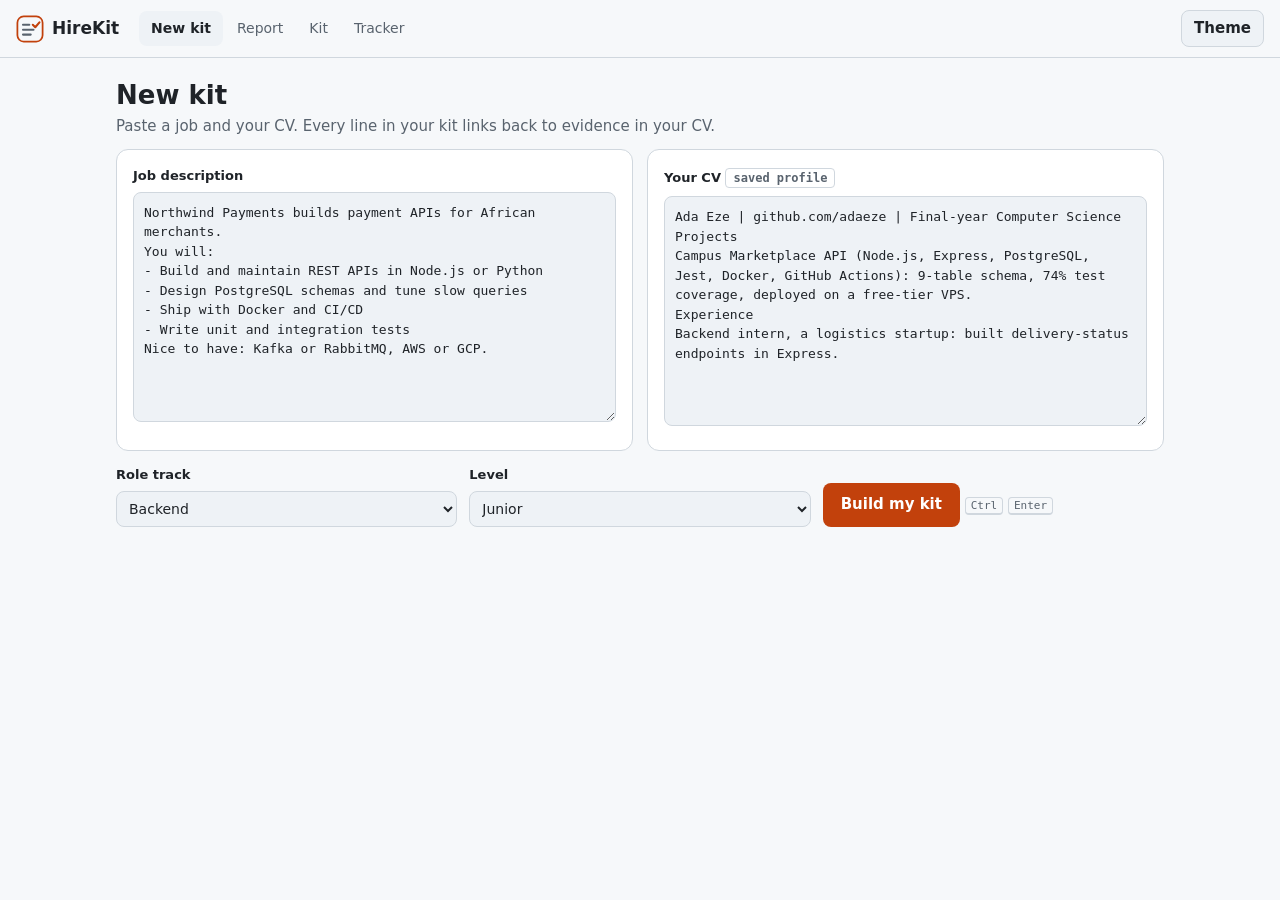
<file: mockup/index.html>
<!doctype html>
<html lang="en"><head><meta charset="utf-8"><meta name="viewport" content="width=device-width,initial-scale=1">
<title>HireKit prototype</title>
<script>
/* ===== EDIT SAMPLE CONTENT HERE. Every screen renders from this one object. ===== */
window.SAMPLE={
 job:{title:"Junior Backend Engineer",company:"Northwind Payments",track:"Backend",level:"Junior",
  text:"Northwind Payments builds payment APIs for African merchants.\nYou will:\n- Build and maintain REST APIs in Node.js or Python\n- Design PostgreSQL schemas and tune slow queries\n- Ship with Docker and CI/CD\n- Write unit and integration tests\nNice to have: Kafka or RabbitMQ, AWS or GCP."},
 cv:"Ada Eze | github.com/adaeze | Final-year Computer Science\nProjects\nCampus Marketplace API (Node.js, Express, PostgreSQL, Jest, Docker, GitHub Actions): 9-table schema, 74% test coverage, deployed on a free-tier VPS.\nExperience\nBackend intern, a logistics startup: built delivery-status endpoints in Express.",
 score:78,keywords:{found:["Node.js","REST","PostgreSQL","Docker","CI/CD","Jest","Express","Git","GitHub Actions"],missing:["Kafka","AWS","GCP"]},
 summary:"Good fit. Your marketplace API covers most must-haves. Query tuning and message queues are the gaps that matter.",
 reqs:[
  {t:"Build REST APIs in Node.js or Python",s:"pass",must:1,ev:["proj_1","exp_1"]},
  {t:"PostgreSQL schema design and query tuning",s:"partial",must:1,ev:["proj_1"],note:"Schema design shown. No evidence of tuning."},
  {t:"Docker and CI/CD",s:"pass",must:1,ev:["proj_1"]},
  {t:"Unit and integration tests",s:"pass",must:1,ev:["proj_1"]},
  {t:"Message queues (Kafka, RabbitMQ)",s:"fail",must:0,ev:[]},
  {t:"Cloud (AWS or GCP)",s:"partial",must:0,ev:["proj_1"],note:"Free-tier VPS, not a major cloud."}],
 lint:[["pass","Single column, text-extractable links"],["pass","GitHub link found in header"],["partial","2 bullets have no numbers (add real ones)"]],
 bullets:[
  {before:"Built a backend for a campus marketplace using Node and Postgres.",after:"Built a REST API (Node.js, Express) over a 9-table PostgreSQL schema for a campus marketplace; shipped with Docker and GitHub Actions at 74% Jest coverage.",ev:["proj_1"]},
  {before:"Made delivery endpoints at internship.",after:"Built delivery-status REST endpoints in Express during a backend internship at a logistics startup.",ev:["exp_1"],need:"How many requests or users did these endpoints serve? Add a real number, or leave it out."}],
 needs:[{q:"The job asks for query tuning. Did you add an index or read an EXPLAIN plan on the marketplace project?",rel:"PostgreSQL schema design and query tuning"}],
 letter:"Dear Northwind Payments team,\n\nI am a final-year Computer Science student who builds backends end to end. For my Campus Marketplace API I designed a 9-table PostgreSQL schema, wrote the REST layer in Express, and put it behind Docker and GitHub Actions with 74% Jest coverage.\n\nAt a logistics startup I built delivery-status endpoints in Express, so I have shipped code for people other than me. I have not yet run a message queue in production; I am building a small RabbitMQ worker to close that gap.\n\nI would welcome the chance to talk about the Junior Backend Engineer role.\n\nAda Eze",
 outreach:"Hi, I applied for the Junior Backend Engineer role. I built a REST API on PostgreSQL with Docker and CI (github.com/adaeze/marketplace-api). Happy to walk through the schema if useful.",
 interview:[
  {q:"Walk me through the schema of your marketplace project.",why:"You list PostgreSQL, so expect depth.",out:["Name the 9 tables and the key relations","Explain one index you added and why","State one design change you would make now"],ev:["proj_1"]},
  {q:"How did your CI pipeline catch bugs?",why:"CI/CD is a must-have.",out:["What ran on each push","One failure it caught","What you would add next"],ev:["proj_1"]},
  {q:"What is a message queue and when would you use one?",why:"Gap. Be honest and show learning.",out:["Decouple producer and consumer","Retry and ordering trade-offs","Your RabbitMQ worker plan"],ev:[]}],
 gaps:[{r:"Message queues",say:"Currently building a RabbitMQ worker project.",act:"Build a job-queue demo with retries and dead-letter handling",eff:"8 hours"},
  {r:"Query tuning",say:"Add only if true after answering the question above.",act:"Seed 100k rows, add an index, compare EXPLAIN output, write it up in the README",eff:"3 hours"}],
 tracker:{Saved:[{r:"Frontend Intern",c:"Orbit Labs",s:64}],Applied:[{r:"Junior Backend Engineer",c:"Northwind Payments",s:78,d:"Closes Nov 20"}],Interview:[{r:"QA Automation Intern",c:"Helix Systems",s:71,d:"Round 1 Nov 12"}],Closed:[{r:"Platform Engineer",c:"Lattice Cloud",s:41}]}
};
</script>
<style>
:root,[data-theme=dark]{--bg:#0B0F14;--s1:#121820;--s2:#1A222D;--s3:#222C3A;--bd:#263140;--tx:#E6EDF3;--mu:#8B98A9;--ac:#FF7A1A;--acf:#1A0E02;--fc:#58A6FF;--pass:#3FB950;--part:#D29922;--fail:#F85149;--add:rgba(63,185,80,.14);--del:rgba(248,81,73,.14);--pbg:rgba(210,153,34,.14);color-scheme:dark}
[data-theme=light]{--bg:#F6F8FA;--s1:#fff;--s2:#EEF2F6;--s3:#E3E9F0;--bd:#D0D7DE;--tx:#1F2328;--mu:#59636E;--ac:#C2410C;--acf:#fff;--fc:#0969DA;--pass:#1A7F37;--part:#9A6700;--fail:#CF222E;--add:rgba(26,127,55,.12);--del:rgba(207,34,46,.10);--pbg:rgba(154,103,0,.12);color-scheme:light}
*{box-sizing:border-box}body{margin:0;background:var(--bg);color:var(--tx);font:15px/1.55 Inter,system-ui,-apple-system,"Segoe UI",sans-serif}
.mono,code,pre,.chip,kbd{font-family:"JetBrains Mono",ui-monospace,"SF Mono",Menlo,Consolas,monospace}
header{position:sticky;top:0;z-index:5;background:var(--bg);border-bottom:1px solid var(--bd);display:flex;gap:8px;align-items:center;padding:10px 16px;flex-wrap:wrap}
.logo{display:flex;align-items:center;gap:8px;font-weight:700;font-size:17px;margin-right:12px}
nav{display:flex;gap:2px;flex:1;flex-wrap:wrap}
nav button,.tabs button{font:inherit;font-size:14px;background:none;border:0;color:var(--mu);padding:7px 12px;border-radius:8px;cursor:pointer}
nav button[aria-current=page],.tabs button[aria-selected=true]{background:var(--s2);color:var(--tx);font-weight:600}
button:focus-visible,textarea:focus-visible,select:focus-visible{outline:2px solid var(--fc);outline-offset:2px}
main{max-width:1080px;margin:0 auto;padding:22px 16px 60px}
h1{font-size:26px;line-height:1.2;margin:0 0 4px}h2{font-size:17px;margin:26px 0 10px}p{margin:0 0 10px}.mu{color:var(--mu)}
.card{background:var(--s1);border:1px solid var(--bd);border-radius:12px;padding:16px}
.grid2{display:grid;gap:14px;grid-template-columns:1fr}@media(min-width:820px){.grid2{grid-template-columns:1fr 1fr}}
label{display:block;font-weight:600;font-size:13px;margin-bottom:6px}
textarea,select{width:100%;background:var(--s2);color:var(--tx);border:1px solid var(--bd);border-radius:8px;padding:10px;font:13px/1.5 "JetBrains Mono",ui-monospace,Menlo,Consolas,monospace}
textarea{min-height:230px;resize:vertical}select{font-family:inherit;font-size:14px;padding:8px}
.row{display:flex;gap:12px;flex-wrap:wrap;align-items:end;margin-top:14px}.row>div{flex:1;min-width:140px}
.btn{font:inherit;font-weight:600;background:var(--ac);color:var(--acf);border:0;border-radius:8px;padding:10px 18px;cursor:pointer}
.btn:hover{filter:brightness(1.08)}.btn.ghost{background:var(--s2);color:var(--tx);border:1px solid var(--bd)}
kbd{font-size:11px;border:1px solid var(--bd);border-bottom-width:2px;border-radius:4px;padding:1px 5px;color:var(--mu)}
.chip{display:inline-block;font-size:12px;border:1px solid var(--bd);border-radius:4px;padding:0 7px;color:var(--mu);margin:2px 4px 2px 0}.chip.miss{border-style:dashed}
.cov{display:flex;gap:3px;margin:10px 0}.cov i{flex:1;height:22px;border-radius:3px;background:var(--s3)}.cov i.on{background:var(--ac)}
.big{font-size:44px;font-weight:700;line-height:1}.badge{font-size:13px;font-weight:600;border-radius:999px;padding:1px 10px;white-space:nowrap}
.b-pass{color:var(--pass);background:var(--add)}.b-partial{color:var(--part);background:var(--pbg)}.b-fail{color:var(--fail);background:var(--del)}
.req{display:grid;grid-template-columns:96px 1fr;gap:4px 12px;padding:11px 0;border-bottom:1px solid var(--bd)}.req .badge{align-self:start;justify-self:start;margin-top:2px}.req .note{grid-column:2;font-size:13px;color:var(--mu)}
.diff{font:13px/1.6 "JetBrains Mono",ui-monospace,Menlo,Consolas,monospace;border:1px solid var(--bd);border-radius:8px;overflow:hidden;margin:10px 0}
.diff div{padding:6px 12px 6px 30px;position:relative;white-space:pre-wrap}.diff .d{background:var(--del)}.diff .a{background:var(--add)}
.diff .d:before{content:"-";position:absolute;left:12px;color:var(--fail)}.diff .a:before{content:"+";position:absolute;left:12px;color:var(--pass)}
.need{border:1px dashed var(--part);background:var(--pbg);border-radius:8px;padding:10px 12px;margin:8px 0;font-size:14px}
.tabs{display:flex;gap:2px;border-bottom:1px solid var(--bd);margin:16px 0;flex-wrap:wrap}
.doc{background:var(--s1);border:1px solid var(--bd);border-radius:12px;padding:22px 26px;white-space:pre-wrap;line-height:1.65;max-width:70ch}
.kan{display:grid;gap:12px;grid-template-columns:repeat(auto-fit,minmax(200px,1fr))}.kan h3{font-size:13px;color:var(--mu);margin:0 0 8px;font-weight:600}
.k{background:var(--s1);border:1px solid var(--bd);border-radius:8px;padding:10px 12px;margin-bottom:8px;font-size:14px}.k b{display:block}
.stage{display:flex;gap:10px;padding:8px 0;align-items:center}.stage .dot{width:14px;height:14px;border-radius:50%;border:2px solid var(--bd)}.stage.done .dot{background:var(--pass);border-color:var(--pass)}.stage.run .dot{border-color:var(--ac);animation:p 1s infinite}
@keyframes p{50%{opacity:.35}}@media(prefers-reduced-motion:reduce){.stage.run .dot{animation:none}}
[hidden]{display:none}
</style></head><body>
<header><div class="logo"><svg width="28" height="28" viewBox="0 0 40 40" aria-hidden="true"><rect x="2" y="2" width="36" height="36" rx="9" fill="none" stroke="var(--ac)" stroke-width="2.5"/><path d="M10 14h9M10 21h15M10 28h11" stroke="var(--mu)" stroke-width="3" stroke-linecap="round"/><path d="M24 14l3.5 3.5 6-7" fill="none" stroke="var(--ac)" stroke-width="3" stroke-linecap="round" stroke-linejoin="round"/></svg>HireKit</div>
<nav id="nav"></nav><button class="btn ghost" id="theme" style="padding:6px 12px">Theme</button></header>
<main id="app"></main>
<script>
const S=window.SAMPLE,$=s=>document.querySelector(s),ev=a=>a.map(x=>`<span class="chip">${x}</span>`).join("");
const lab={pass:"✔ Pass",partial:"◐ Partial",fail:"✖ Fail"};
const must=S.reqs.filter(r=>r.must);
const screens={
new:()=>`<h1>New kit</h1><p class="mu">Paste a job and your CV. Every line in your kit links back to evidence in your CV.</p>
<div class="grid2"><div class="card"><label for="j">Job description</label><textarea id="j">${S.job.text}</textarea></div>
<div class="card"><label for="c">Your CV <span class="chip">saved profile</span></label><textarea id="c">${S.cv}</textarea></div></div>
<div class="row"><div><label for="t">Role track</label><select id="t"><option>${S.job.track}</option><option>Frontend</option><option>Full-stack</option><option>Data and ML</option><option>DevOps and SRE</option></select></div>
<div><label for="l">Level</label><select id="l"><option>${S.job.level}</option><option>Intern</option><option>Mid</option><option>Senior</option></select></div>
<div><button class="btn" id="build">Build my kit</button> <kbd>Ctrl</kbd> <kbd>Enter</kbd></div></div>`,
progress:()=>{const st=["Reading your CV","Reading the job","Matching requirements","Writing your kit","Checking every claim against your CV"];
 return `<h1>Building your kit</h1><p class="mu">${S.job.title}, ${S.job.company}</p><div class="card" id="st">${st.map((s,i)=>`<div class="stage" data-i="${i}"><span class="dot"></span>${s}</div>`).join("")}</div><p><button class="btn ghost" id="cancel">Cancel</button></p>`},
report:()=>`<h1>${S.job.title}</h1><p class="mu">${S.job.company}. Track: ${S.job.track}. Level: ${S.job.level}.</p>
<div class="card"><div style="display:flex;gap:18px;align-items:baseline;flex-wrap:wrap"><span class="big">${S.score}%</span><span class="mu">requirement coverage</span></div>
<div class="cov" role="img" aria-label="${S.score} percent coverage">${Array.from({length:20},(_,i)=>`<i class="${i<Math.round(S.score/5)?"on":""}"></i>`).join("")}</div><p style="margin:0">${S.summary}</p></div>
<h2>Requirement tests</h2><div class="card" style="padding:4px 16px">${S.reqs.map(r=>`<div class="req"><span class="badge b-${r.s}">${lab[r.s]}</span><div>${r.t}${r.must?"":' <span class="mu">(nice to have)</span>'}<br>${r.ev.length?ev(r.ev):'<span class="chip miss">no evidence yet</span>'}</div>${r.note?`<div class="note">${r.note}</div>`:""}</div>`).join("")}</div>
<div class="grid2"><div><h2>Keywords</h2><div class="card">${S.keywords.found.map(k=>`<span class="chip" style="color:var(--pass)">${k}</span>`).join("")}${S.keywords.missing.map(k=>`<span class="chip miss">${k}</span>`).join("")}<p class="mu" style="margin:8px 0 0;font-size:13px">Dashed means not in your CV. Add only what is true.</p></div></div>
<div><h2>Resume lint</h2><div class="card">${S.lint.map(l=>`<div><span class="badge b-${l[0]}">${l[0]=="pass"?"✔":"◐"}</span> ${l[1]}</div>`).join("")}</div></div></div>`,
kit:(sub="r")=>`<h1>Your kit</h1><div class="tabs" id="kt">${[["r","Resume diff"],["l","Cover letter"],["o","Outreach"],["i","Interview prep"],["g","Gap plan"]].map(([k,n])=>`<button role="tab" data-k="${k}" aria-selected="${k==sub}">${n}</button>`).join("")}</div><div id="kc">${kit[sub]()}</div>`,
tracker:()=>`<h1>Tracker</h1><p class="mu">Your applications, saved in your Anna account.</p><div class="kan">${Object.entries(S.tracker).map(([c,a])=>`<div><h3>${c} (${a.length})</h3>${a.map(x=>`<div class="k"><b>${x.r}</b>${x.c}<br><span class="chip">fit ${x.s}%</span>${x.d?`<span class="mu" style="font-size:12px">${x.d}</span>`:""}</div>`).join("")}</div>`).join("")}</div>`};
const kit={r:()=>`<p class="mu">Red is your original line. Green is the tailored line. Each links to evidence in your CV.</p>${S.bullets.map(b=>`<div class="diff"><div class="d">${b.before}</div><div class="a">${b.after}</div></div>${ev(b.ev)}${b.need?`<div class="need">${b.need}</div>`:""}`).join("")}<h2>Needs your input</h2>${S.needs.map(n=>`<div class="need"><b>${n.q}</b><br><span class="mu">Relates to: ${n.rel}</span><p style="margin:8px 0 0"><button class="btn">Update kit</button></p></div>`).join("")}`,
l:()=>`<div class="doc">${S.letter}</div><p style="margin-top:12px"><button class="btn">Copy letter</button> <button class="btn ghost">Export all as Markdown</button></p>`,
o:()=>`<div class="doc">${S.outreach}</div><p style="margin-top:12px"><button class="btn">Copy message</button></p>`,
i:()=>S.interview.map(x=>`<div class="card" style="margin-bottom:10px"><b>${x.q}</b><p class="mu" style="margin:2px 0 8px">${x.why}</p><ul style="margin:0 0 6px;padding-left:20px">${x.out.map(o=>`<li>${o}</li>`).join("")}</ul>${x.ev.length?ev(x.ev):'<span class="chip miss">no evidence yet</span>'}</div>`).join(""),
g:()=>S.gaps.map(x=>`<div class="card" style="margin-bottom:10px"><b>${x.r}</b><p style="margin:6px 0">Honest phrasing: <span class="mono" style="font-size:13px">${x.say}</span></p><p style="margin:0">Next step: ${x.act} <span class="chip">${x.eff}</span></p></div>`).join("")};
let cur="new";const names={new:"New kit",report:"Report",kit:"Kit",tracker:"Tracker"};
function go(s){cur=s;$("#app").innerHTML=screens[s]();$("#nav").innerHTML=Object.entries(names).map(([k,n])=>`<button ${k==s||(s=="progress"&&k=="new")?'aria-current="page"':""} data-s="${k}">${n}</button>`).join("");
 if(s=="new")$("#build").onclick=()=>go("progress");
 if(s=="progress"){let i=0;const rows=[...document.querySelectorAll(".stage")],t=setInterval(()=>{rows.forEach((r,j)=>{r.className="stage"+(j<i?" done":j==i?" run":"")});if(i++>rows.length){clearInterval(t);go("report")}},650);$("#cancel").onclick=()=>{clearInterval(t);go("new")}}
 if(s=="kit"){$("#kt").onclick=e=>{const b=e.target.closest("button");if(!b)return;document.querySelectorAll("#kt button").forEach(x=>x.setAttribute("aria-selected",x==b));$("#kc").innerHTML=kit[b.dataset.k]()}}}
$("#nav").onclick=e=>{const b=e.target.closest("button");if(b)go(b.dataset.s)};
$("#theme").onclick=()=>{const r=document.documentElement;r.dataset.theme=r.dataset.theme=="dark"?"light":"dark"};
document.documentElement.dataset.theme=matchMedia("(prefers-color-scheme: light)").matches?"light":"dark";
addEventListener("keydown",e=>{if(cur=="new"&&e.ctrlKey&&e.key=="Enter")go("progress")});go("new");
</script></body></html>
</file>
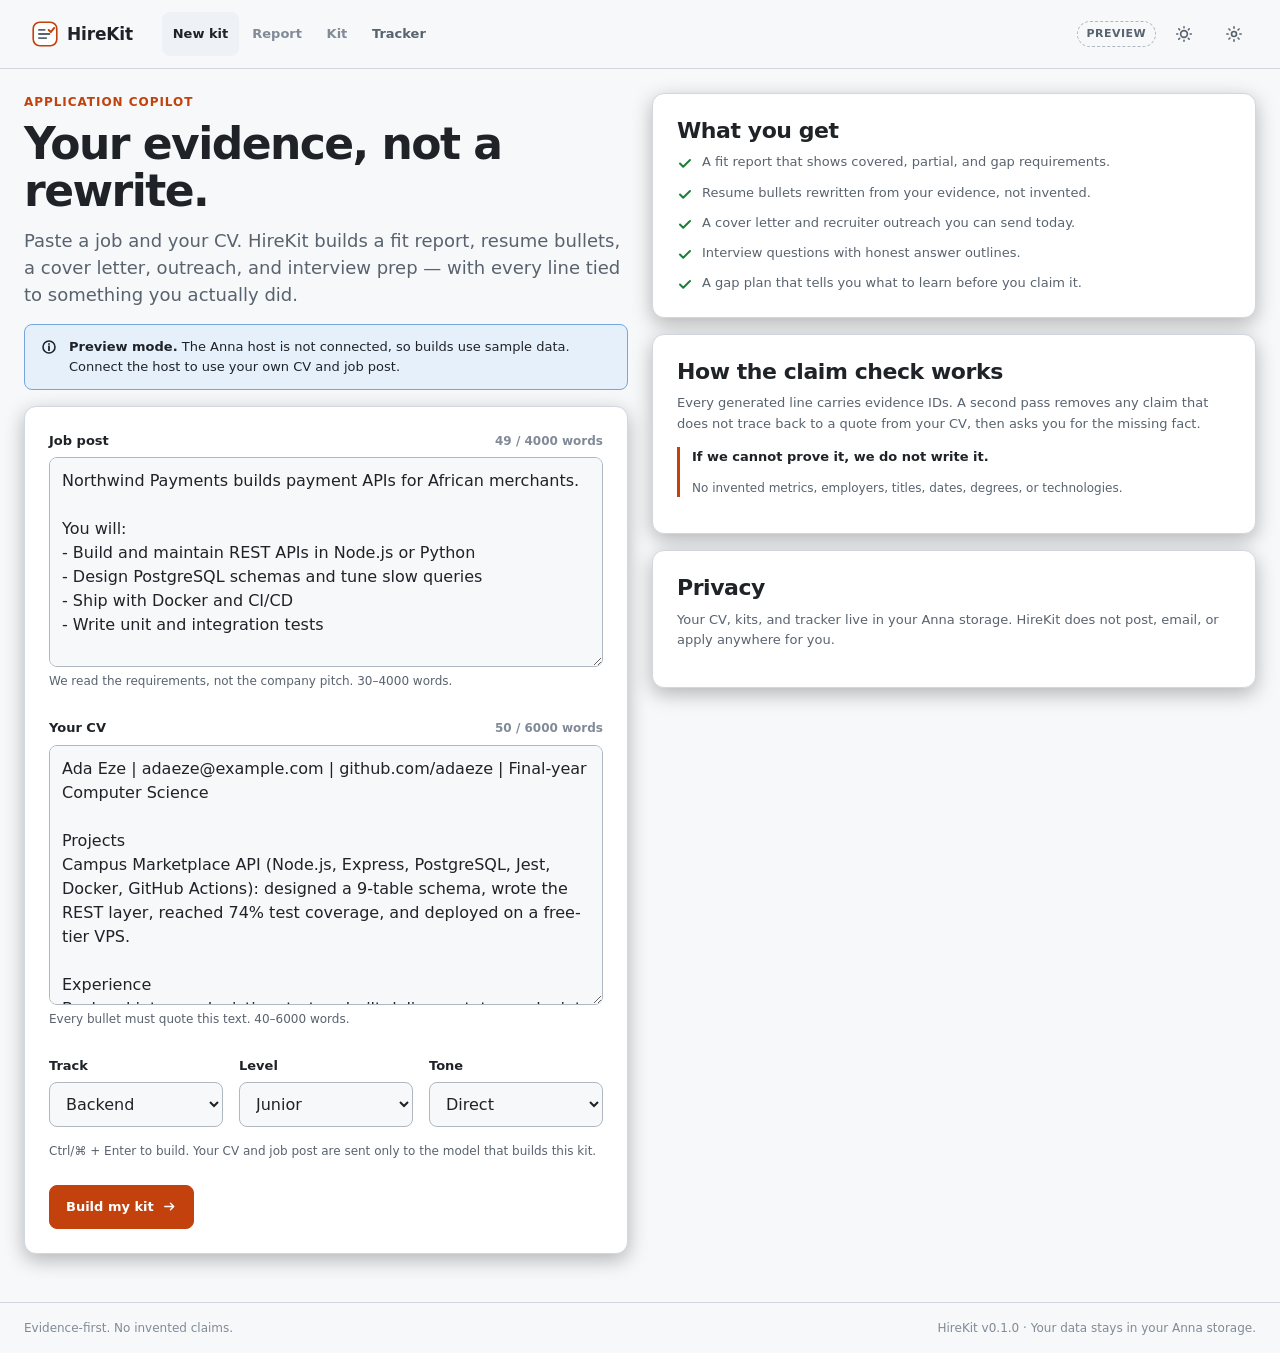
<file: app/bundle/index.html>
<!DOCTYPE html>
<html lang="en">
  <head>
    <meta charset="utf-8" />
    <meta name="color-scheme" content="dark light" />
    <meta name="description" content="HireKit builds an evidence-backed application kit from your CV and a job post." />
    <meta name="theme-color" content="#0b0f14" media="(prefers-color-scheme: dark)" />
    <meta name="theme-color" content="#f6f8fa" media="(prefers-color-scheme: light)" />
    <meta property="og:type" content="website" />
    <meta property="og:title" content="HireKit — Evidence-backed application kits" />
    <meta property="og:description" content="Paste a job and your CV. Get a fit report, tailored bullets, a cover letter, outreach, interview prep, and a gap plan — with every claim traceable to your CV." />
    <meta property="og:image" content="./social-preview.png" />
    <meta name="twitter:card" content="summary_large_image" />
    <meta name="twitter:title" content="HireKit — Evidence-backed application kits" />
    <meta name="twitter:description" content="Paste a job and your CV. Get an honest application kit you can defend in an interview." />
    <meta name="twitter:image" content="./social-preview.png" />
    <title>HireKit — Evidence-backed application kits</title>
    <link rel="icon" href="./icon.svg" type="image/svg+xml" />
    <link rel="apple-touch-icon" href="./icon-192.png" />
    <link rel="manifest" href="./site.webmanifest" />
    <link rel="stylesheet" href="./tokens.css" />
    <link rel="stylesheet" href="./styles.css" />
    <script src="./anna-tool-ids.js"></script>
    <script src="./app.js" type="module"></script>
  </head>
  <body>
    <a class="hk-skip-link" href="#main">Skip to main content</a>
    <div id="app">
      <div class="hk-boot">
        <div class="hk-boot-inner">
          <p class="hk-eyebrow">HireKit</p>
          <h1>Your evidence, not a rewrite.</h1>
          <p class="hk-muted">Loading your workspace…</p>
          <div class="hk-boot-bar" aria-hidden="true"><span></span></div>
        </div>
      </div>
    </div>
    <noscript>
      <div class="hk-boot">
        <div class="hk-boot-inner">
          <h1>HireKit needs JavaScript</h1>
          <p class="hk-muted">Turn on JavaScript to build an evidence-backed application kit.</p>
        </div>
      </div>
    </noscript>
  </body>
</html>
</file>
<file: app/bundle/tokens.css>
/* HireKit design tokens. Single source of truth for the real UI. Dark is the default; light follows prefers-color-scheme or [data-theme=light]. */
:root,[data-theme="dark"]{
  --hk-bg:#0B0F14; --hk-s1:#121820; --hk-s2:#1A222D; --hk-s3:#222C3A; --hk-border:#263140; --hk-border-strong:#3A4A5F;
  --hk-text:#E6EDF3; --hk-muted:#8B98A9; --hk-faint:#5F6C7D;
  --hk-accent:#FF7A1A; --hk-accent-hover:#FF8F3F; --hk-accent-fg:#1A0E02; --hk-focus:#58A6FF;
  --hk-pass:#3FB950; --hk-partial:#D29922; --hk-fail:#F85149; --hk-info:#58A6FF;
  --hk-add-bg:rgba(63,185,80,.14); --hk-del-bg:rgba(248,81,73,.14); --hk-partial-bg:rgba(210,153,34,.14);
  color-scheme:dark;
}
@media (prefers-color-scheme:light){:root:not([data-theme="dark"]){
  --hk-bg:#F6F8FA; --hk-s1:#FFFFFF; --hk-s2:#EEF2F6; --hk-s3:#E3E9F0; --hk-border:#D0D7DE; --hk-border-strong:#AFB8C1;
  --hk-text:#1F2328; --hk-muted:#59636E; --hk-faint:#818B98;
  --hk-accent:#C2410C; --hk-accent-hover:#9A3412; --hk-accent-fg:#FFFFFF; --hk-focus:#0969DA;
  --hk-pass:#1A7F37; --hk-partial:#9A6700; --hk-fail:#CF222E; --hk-info:#0969DA;
  --hk-add-bg:rgba(26,127,55,.12); --hk-del-bg:rgba(207,34,46,.10); --hk-partial-bg:rgba(154,103,0,.12); color-scheme:light;}}
[data-theme="light"]{
  --hk-bg:#F6F8FA; --hk-s1:#FFFFFF; --hk-s2:#EEF2F6; --hk-s3:#E3E9F0; --hk-border:#D0D7DE; --hk-border-strong:#AFB8C1;
  --hk-text:#1F2328; --hk-muted:#59636E; --hk-faint:#818B98;
  --hk-accent:#C2410C; --hk-accent-hover:#9A3412; --hk-accent-fg:#FFFFFF; --hk-focus:#0969DA;
  --hk-pass:#1A7F37; --hk-partial:#9A6700; --hk-fail:#CF222E; --hk-info:#0969DA;
  --hk-add-bg:rgba(26,127,55,.12); --hk-del-bg:rgba(207,34,46,.10); --hk-partial-bg:rgba(154,103,0,.12); color-scheme:light;
}
:root{
  --hk-font-sans:"Inter",system-ui,-apple-system,"Segoe UI",Roboto,sans-serif;
  --hk-font-mono:"JetBrains Mono",ui-monospace,"SF Mono",Menlo,Consolas,monospace;
  --hk-text-xs:12px; --hk-text-sm:13px; --hk-text-base:15px; --hk-text-lg:18px; --hk-text-xl:22px; --hk-text-2xl:30px;
  --hk-space-1:4px; --hk-space-2:8px; --hk-space-3:12px; --hk-space-4:16px; --hk-space-5:24px; --hk-space-6:32px; --hk-space-7:48px;
  --hk-radius-sm:4px; --hk-radius-md:8px; --hk-radius-lg:12px;
  --hk-ring:0 0 0 1px var(--hk-border); --hk-raise:0 1px 0 rgba(255,255,255,.04) inset,0 6px 20px rgba(0,0,0,.28);
  --hk-ease:cubic-bezier(.2,0,0,1); --hk-fast:120ms; --hk-base:200ms;
}
</file>
<file: app/bundle/styles.css>
*,
*::before,
*::after {
  box-sizing: border-box;
}

html,
body {
  margin: 0;
  min-height: 100%;
}

body {
  background: var(--hk-bg);
  color: var(--hk-text);
  font-family: var(--hk-font-sans);
  font-size: clamp(15px, 0.88rem + 0.42vw, 16px);
  line-height: 1.55;
  -webkit-font-smoothing: antialiased;
  -webkit-tap-highlight-color: transparent;
  overflow-wrap: anywhere;
}

button,
input,
textarea,
select {
  font: inherit;
  color: inherit;
}

button {
  cursor: pointer;
}

a {
  color: var(--hk-info);
}

:focus-visible {
  outline: 2px solid var(--hk-focus);
  outline-offset: 2px;
}

.hk-skip-link {
  position: fixed;
  z-index: 80;
  top: max(0.5rem, env(safe-area-inset-top));
  left: max(0.75rem, env(safe-area-inset-left));
  transform: translateY(calc(-250% - 1rem));
  transition: transform 150ms var(--hk-ease);
  background: var(--hk-bg);
  color: var(--hk-text);
  border: 2px solid var(--hk-accent);
  border-radius: var(--hk-radius-md);
  padding: 0.75rem 1rem;
  text-decoration: none;
  font-weight: 700;
  max-width: calc(100vw - 1.5rem);
}

.hk-skip-link:focus-visible {
  transform: translateY(0);
}

.hk-sr-only {
  position: absolute;
  width: 1px;
  height: 1px;
  padding: 0;
  margin: -1px;
  overflow: hidden;
  clip: rect(0, 0, 0, 0);
  white-space: nowrap;
  border: 0;
}

.hk-app {
  min-height: 100vh;
  min-height: 100dvh;
  display: flex;
  flex-direction: column;
}

img {
  max-width: 100%;
  height: auto;
}

.hk-header {
  position: sticky;
  top: 0;
  z-index: 20;
  padding-top: env(safe-area-inset-top);
  background: color-mix(in srgb, var(--hk-bg) 92%, transparent);
  border-bottom: 1px solid var(--hk-border);
  backdrop-filter: blur(10px);
}

.hk-header-inner {
  width: min(1440px, 100%);
  margin: 0 auto;
  padding: clamp(0.625rem, 1.25vw, 0.75rem) clamp(1rem, 2vw, 1.5rem);
  display: flex;
  flex-wrap: wrap;
  align-items: center;
  gap: clamp(0.375rem, 1vw, 1rem);
}

.hk-brand {
  display: inline-flex;
  align-items: center;
  gap: 9px;
  border: 0;
  background: none;
  padding: 4px 8px;
  min-width: 44px;
  min-height: 44px;
  justify-content: center;
  border-radius: var(--hk-radius-md);
  font-weight: 750;
  letter-spacing: -0.01em;
  font-size: 17px;
  color: var(--hk-text);
}

.hk-mark {
  width: 26px;
  height: 26px;
  flex: none;
}

.hk-nav {
  display: flex;
  align-items: center;
  gap: 2px;
  margin-left: clamp(0rem, 1vw, 0.5rem);
  min-width: 0;
  max-width: 100%;
  flex-wrap: nowrap;
  overflow-x: auto;
  scrollbar-width: none;
  scroll-padding: 0 0.5rem;
}

.hk-nav::-webkit-scrollbar {
  display: none;
}

.hk-nav-btn {
  border: 0;
  background: transparent;
  color: var(--hk-muted);
  padding: 9px 11px;
  border-radius: var(--hk-radius-md);
  font-size: var(--hk-text-sm);
  font-weight: 600;
  white-space: nowrap;
  min-width: 44px;
  min-height: 44px;
  position: relative;
}

.hk-nav-btn:hover {
  color: var(--hk-text);
  background: var(--hk-s1);
}

.hk-nav-btn[aria-current="page"] {
  color: var(--hk-text);
  background: var(--hk-s2);
}

.hk-nav-btn[disabled] {
  color: var(--hk-faint);
  cursor: not-allowed;
}

.hk-nav-count {
  display: inline-grid;
  place-items: center;
  min-width: 17px;
  height: 17px;
  margin-left: 5px;
  padding: 0 4px;
  border-radius: 99px;
  background: var(--hk-partial);
  color: #160f00;
  font-size: 10px;
  font-weight: 800;
}

.hk-header-actions {
  display: flex;
  align-items: center;
  gap: clamp(0.25rem, 0.8vw, 0.375rem);
  margin-left: auto;
  min-width: 0;
}

.hk-preview {
  display: inline-flex;
  align-items: center;
  gap: 6px;
  border: 1px dashed var(--hk-border-strong);
  border-radius: 99px;
  padding: 3px 9px;
  color: var(--hk-muted);
  font-size: 11px;
  font-weight: 700;
  letter-spacing: 0.04em;
  text-transform: uppercase;
  white-space: nowrap;
}

.hk-icon-btn {
  width: 44px;
  height: 44px;
  display: inline-grid;
  place-items: center;
  border: 1px solid transparent;
  background: transparent;
  color: var(--hk-muted);
  border-radius: var(--hk-radius-md);
}

.hk-icon-btn:hover {
  color: var(--hk-text);
  background: var(--hk-s1);
  border-color: var(--hk-border);
}

.hk-main {
  width: min(1440px, 100%);
  margin: 0 auto;
  padding: clamp(1rem, 2vw, 1.5rem) clamp(0.75rem, 2vw, 1.5rem)
           clamp(2rem, 4vw, 3rem);
  flex: 1;
}

.hk-screen {
  animation: hk-in var(--hk-base) var(--hk-ease);
}

@keyframes hk-in {
  from {
    opacity: 0;
    transform: translateY(4px);
  }
  to {
    opacity: 1;
    transform: none;
  }
}

.hk-hero {
  display: grid;
  grid-template-columns: repeat(auto-fit, minmax(min(100%, 22rem), 1fr));
  gap: clamp(1rem, 3vw, 1.5rem);
  align-items: start;
}

.hk-eyebrow {
  color: var(--hk-accent);
  font-size: var(--hk-text-xs);
  font-weight: 800;
  letter-spacing: 0.08em;
  text-transform: uppercase;
  margin: 0 0 var(--hk-space-2);
}

h1,
h2,
h3,
h4,
p {
  margin-top: 0;
}

h1 {
  font-size: clamp(28px, 4.2vw, 44px);
  line-height: 1.08;
  letter-spacing: -0.035em;
  margin-bottom: var(--hk-space-3);
  font-weight: 800;
}

h2 {
  font-size: var(--hk-text-xl);
  line-height: 1.2;
  letter-spacing: -0.02em;
  margin-bottom: var(--hk-space-2);
  font-weight: 750;
}

h3 {
  font-size: var(--hk-text-lg);
  line-height: 1.3;
  margin-bottom: var(--hk-space-2);
  font-weight: 700;
}

h4 {
  font-size: var(--hk-text-sm);
  line-height: 1.4;
  margin-bottom: var(--hk-space-1);
  font-weight: 700;
}

.hk-lede {
  color: var(--hk-muted);
  font-size: var(--hk-text-lg);
  line-height: 1.5;
  max-width: 62ch;
  margin-bottom: var(--hk-space-4);
}

.hk-muted {
  color: var(--hk-muted);
}

.hk-faint {
  color: var(--hk-faint);
}

.hk-small {
  font-size: var(--hk-text-sm);
}

.hk-tiny {
  font-size: var(--hk-text-xs);
}

.hk-mono {
  font-family: var(--hk-font-mono);
}

.hk-card {
  background: var(--hk-s1);
  border: 1px solid var(--hk-border);
  border-radius: var(--hk-radius-lg);
  box-shadow: var(--hk-raise);
}

.hk-card-pad {
  padding: clamp(1rem, 2vw, 1.5rem);
}

.hk-card-head {
  display: flex;
  align-items: flex-start;
  justify-content: space-between;
  flex-wrap: wrap;
  gap: var(--hk-space-3);
  margin-bottom: var(--hk-space-4);
}

.hk-card-head h2,
.hk-card-head h3 {
  margin-bottom: 2px;
}

.hk-grid-2 {
  display: grid;
  grid-template-columns: repeat(auto-fit, minmax(min(100%, 20rem), 1fr));
  gap: clamp(1rem, 2vw, 1.5rem);
}

.hk-grid-3 {
  display: grid;
  grid-template-columns: repeat(auto-fit, minmax(min(100%, 14rem), 1fr));
  gap: clamp(1rem, 2vw, 1.5rem);
}

.hk-stack {
  display: flex;
  flex-direction: column;
  gap: var(--hk-space-4);
}

.hk-row {
  display: flex;
  align-items: center;
  gap: var(--hk-space-2);
  flex-wrap: wrap;
}

.hk-row-between {
  display: flex;
  align-items: center;
  justify-content: space-between;
  gap: var(--hk-space-3);
  flex-wrap: wrap;
}

.hk-divider {
  height: 1px;
  background: var(--hk-border);
  border: 0;
  margin: var(--hk-space-4) 0;
}

.hk-btn {
  display: inline-flex;
  align-items: center;
  justify-content: center;
  gap: 8px;
  min-height: 44px;
  padding: 10px 16px;
  border-radius: var(--hk-radius-md);
  border: 1px solid var(--hk-border-strong);
  background: var(--hk-s2);
  color: var(--hk-text);
  font-size: var(--hk-text-sm);
  font-weight: 700;
  line-height: 1.2;
  text-decoration: none;
  transition: background var(--hk-fast) var(--hk-ease), border-color var(--hk-fast) var(--hk-ease), transform var(--hk-fast) var(--hk-ease);
}

.hk-btn:hover {
  background: var(--hk-s3);
  border-color: var(--hk-muted);
}

.hk-btn:active {
  transform: translateY(1px);
}

.hk-btn[disabled] {
  opacity: 0.55;
  cursor: not-allowed;
  transform: none;
}

.hk-btn-primary {
  background: var(--hk-accent);
  border-color: var(--hk-accent);
  color: var(--hk-accent-fg);
}

.hk-btn-primary:hover {
  background: var(--hk-accent-hover);
  border-color: var(--hk-accent-hover);
}

.hk-btn-ghost {
  background: transparent;
  border-color: transparent;
  color: var(--hk-muted);
}

.hk-btn-ghost:hover {
  background: var(--hk-s2);
  color: var(--hk-text);
}

.hk-btn-danger {
  background: transparent;
  border-color: var(--hk-fail);
  color: var(--hk-fail);
}

.hk-btn-danger:hover {
  background: var(--hk-del-bg);
}

.hk-btn-sm {
  min-height: 36px;
  padding: 7px 11px;
  font-size: var(--hk-text-xs);
}

.hk-btn-block {
  width: 100%;
}

.hk-link {
  border: 0;
  background: none;
  padding: 0;
  color: var(--hk-info);
  font-weight: 600;
  text-decoration: underline;
  text-underline-offset: 2px;
}

.hk-field {
  display: flex;
  flex-direction: column;
  gap: 6px;
}

.hk-label {
  display: flex;
  align-items: center;
  justify-content: space-between;
  flex-wrap: wrap;
  gap: var(--hk-space-2);
  color: var(--hk-text);
  font-size: var(--hk-text-sm);
  font-weight: 700;
}

.hk-help {
  color: var(--hk-muted);
  font-size: var(--hk-text-xs);
  line-height: 1.45;
}

.hk-error-text {
  color: var(--hk-fail);
  font-size: var(--hk-text-xs);
  font-weight: 600;
}

.hk-input,
.hk-textarea,
.hk-select {
  width: 100%;
  min-width: 0;
  font-size: 1rem;
  background: var(--hk-bg);
  color: var(--hk-text);
  border: 1px solid var(--hk-border-strong);
  border-radius: var(--hk-radius-md);
  padding: 11px 12px;
  min-height: 44px;
  transition: border-color var(--hk-fast) var(--hk-ease), box-shadow var(--hk-fast) var(--hk-ease);
}

.hk-textarea {
  resize: vertical;
  line-height: 1.5;
}

.hk-input:focus,
.hk-textarea:focus,
.hk-select:focus {
  outline: none;
  border-color: var(--hk-focus);
  box-shadow: 0 0 0 3px color-mix(in srgb, var(--hk-focus) 22%, transparent);
}

.hk-input[aria-invalid="true"],
.hk-textarea[aria-invalid="true"] {
  border-color: var(--hk-fail);
}

.hk-textarea-job {
  min-height: 210px;
}

.hk-textarea-cv {
  min-height: 260px;
}

.hk-counter {
  color: var(--hk-faint);
  font-size: var(--hk-text-xs);
  font-variant-numeric: tabular-nums;
  white-space: nowrap;
}

.hk-counter.is-over {
  color: var(--hk-fail);
  font-weight: 700;
}

.hk-form {
  display: flex;
  flex-direction: column;
  gap: var(--hk-space-4);
}

.hk-options {
  display: grid;
  grid-template-columns: repeat(auto-fit, minmax(min(100%, 10rem), 1fr));
  gap: clamp(0.75rem, 1.5vw, 1rem);
}

.hk-saved-chip {
  display: inline-flex;
  align-items: center;
  gap: 7px;
  padding: 5px 10px;
  border-radius: 99px;
  background: var(--hk-s2);
  border: 1px solid var(--hk-border);
  color: var(--hk-muted);
  font-size: var(--hk-text-xs);
  font-weight: 600;
}

.hk-saved-chip strong {
  color: var(--hk-text);
  font-weight: 700;
}

.hk-check-list {
  list-style: none;
  padding: 0;
  margin: 0;
  display: flex;
  flex-direction: column;
  gap: 10px;
}

.hk-check-list li {
  display: flex;
  gap: 9px;
  align-items: flex-start;
  color: var(--hk-muted);
  font-size: var(--hk-text-sm);
}

.hk-check-list svg {
  flex: none;
  margin-top: 3px;
  color: var(--hk-pass);
}

.hk-honesty {
  border-left: 3px solid var(--hk-accent);
  padding-left: var(--hk-space-3);
}

.hk-pill {
  display: inline-flex;
  align-items: center;
  gap: 5px;
  padding: 2px 8px;
  border-radius: 99px;
  background: var(--hk-s2);
  border: 1px solid var(--hk-border);
  color: var(--hk-muted);
  font-size: 11px;
  font-weight: 700;
  white-space: nowrap;
}

.hk-pill-ok {
  color: var(--hk-pass);
  border-color: color-mix(in srgb, var(--hk-pass) 40%, transparent);
  background: var(--hk-add-bg);
}

.hk-pill-warn {
  color: var(--hk-partial);
  border-color: color-mix(in srgb, var(--hk-partial) 40%, transparent);
  background: var(--hk-partial-bg);
}

.hk-pill-bad {
  color: var(--hk-fail);
  border-color: color-mix(in srgb, var(--hk-fail) 40%, transparent);
  background: var(--hk-del-bg);
}

.hk-pill-info {
  color: var(--hk-info);
  border-color: color-mix(in srgb, var(--hk-info) 40%, transparent);
  background: color-mix(in srgb, var(--hk-info) 12%, transparent);
}

.hk-banner {
  display: flex;
  align-items: flex-start;
  gap: var(--hk-space-3);
  padding: var(--hk-space-3) var(--hk-space-4);
  border-radius: var(--hk-radius-md);
  border: 1px solid var(--hk-border);
  background: var(--hk-s1);
  margin-bottom: var(--hk-space-4);
}

.hk-banner-error {
  border-color: color-mix(in srgb, var(--hk-fail) 45%, var(--hk-border));
  background: var(--hk-del-bg);
}

.hk-banner-warn {
  border-color: color-mix(in srgb, var(--hk-partial) 45%, var(--hk-border));
  background: var(--hk-partial-bg);
}

.hk-banner-info {
  border-color: color-mix(in srgb, var(--hk-info) 45%, var(--hk-border));
  background: color-mix(in srgb, var(--hk-info) 10%, var(--hk-s1));
}

.hk-banner-icon {
  flex: none;
  margin-top: 1px;
}

.hk-banner-body {
  flex: 1;
  min-width: 0;
}

.hk-banner-body p {
  margin: 0;
  font-size: var(--hk-text-sm);
}

.hk-banner-actions {
  display: flex;
  align-items: center;
  gap: 6px;
  flex-wrap: wrap;
  margin-top: 8px;
}

.hk-progress-card {
  max-width: min(42rem, 100%);
  margin: clamp(1rem, 4vw, 3rem) auto;
}

.hk-progress-head {
  text-align: center;
  margin-bottom: var(--hk-space-5);
}

.hk-progress-head p {
  color: var(--hk-muted);
  margin-bottom: 0;
}

.hk-stage-list {
  list-style: none;
  margin: 0;
  padding: 0;
  display: flex;
  flex-direction: column;
  gap: 4px;
}

.hk-stage {
  display: flex;
  align-items: center;
  gap: var(--hk-space-3);
  padding: 12px;
  border-radius: var(--hk-radius-md);
  color: var(--hk-faint);
}

.hk-stage.is-running {
  background: var(--hk-s2);
  color: var(--hk-text);
}

.hk-stage.is-done {
  color: var(--hk-muted);
}

.hk-stage.is-failed {
  background: var(--hk-del-bg);
  color: var(--hk-fail);
}

.hk-stage-icon {
  width: 26px;
  height: 26px;
  border-radius: 50%;
  border: 1px solid var(--hk-border);
  display: grid;
  place-items: center;
  flex: none;
  font-size: 12px;
  font-weight: 800;
  background: var(--hk-bg);
}

.hk-stage.is-done .hk-stage-icon {
  border-color: var(--hk-pass);
  color: var(--hk-pass);
  background: var(--hk-add-bg);
}

.hk-stage.is-running .hk-stage-icon {
  border-color: var(--hk-accent);
  color: var(--hk-accent);
}

.hk-stage.is-failed .hk-stage-icon {
  border-color: var(--hk-fail);
  color: var(--hk-fail);
}

.hk-stage-label {
  font-size: var(--hk-text-sm);
  font-weight: 650;
}

.hk-spinner {
  width: 13px;
  height: 13px;
  border-radius: 50%;
  border: 2px solid color-mix(in srgb, var(--hk-accent) 30%, transparent);
  border-top-color: var(--hk-accent);
  animation: hk-spin 700ms linear infinite;
}

@keyframes hk-spin {
  to {
    transform: rotate(360deg);
  }
}

.hk-progress-bar {
  height: 6px;
  border-radius: 99px;
  background: var(--hk-s2);
  overflow: hidden;
  margin: var(--hk-space-4) 0;
}

.hk-progress-bar span {
  display: block;
  height: 100%;
  background: var(--hk-accent);
  border-radius: inherit;
  transition: width var(--hk-base) var(--hk-ease);
}

.hk-report-top {
  display: flex;
  align-items: flex-start;
  justify-content: space-between;
  gap: var(--hk-space-4);
  flex-wrap: wrap;
  margin-bottom: var(--hk-space-4);
}

.hk-report-title {
  min-width: 0;
}

.hk-report-title h1 {
  font-size: clamp(24px, 3.4vw, 34px);
  margin-bottom: 4px;
}

.hk-score-box {
  display: flex;
  align-items: center;
  gap: var(--hk-space-3);
  background: var(--hk-s1);
  border: 1px solid var(--hk-border);
  border-radius: var(--hk-radius-lg);
  padding: 12px 16px;
  min-width: 200px;
}

.hk-score-ring {
  width: 64px;
  height: 64px;
  flex: none;
  position: relative;
}

.hk-score-ring svg {
  transform: rotate(-90deg);
}

.hk-score-ring-text {
  position: absolute;
  inset: 0;
  display: grid;
  place-items: center;
  font-size: 17px;
  font-weight: 800;
  font-variant-numeric: tabular-nums;
}

.hk-score-meta strong {
  display: block;
  font-size: var(--hk-text-sm);
}

.hk-score-meta span {
  color: var(--hk-muted);
  font-size: var(--hk-text-xs);
}

.hk-summary {
  font-size: var(--hk-text-lg);
  line-height: 1.55;
  margin-bottom: var(--hk-space-4);
}

.hk-req-list {
  display: flex;
  flex-direction: column;
  gap: 10px;
}

.hk-req {
  border: 1px solid var(--hk-border);
  border-radius: var(--hk-radius-md);
  padding: var(--hk-space-3);
  background: var(--hk-bg);
}

.hk-req-top {
  display: flex;
  align-items: flex-start;
  flex-wrap: wrap;
  gap: var(--hk-space-3);
  justify-content: space-between;
}

.hk-req-text {
  font-size: var(--hk-text-sm);
  font-weight: 650;
  line-height: 1.45;
  min-width: 0;
}

.hk-req-meta {
  display: flex;
  align-items: center;
  gap: 6px;
  flex-wrap: wrap;
  margin-top: 6px;
}

.hk-req-rationale {
  color: var(--hk-muted);
  font-size: var(--hk-text-xs);
  margin: 6px 0 0;
}

.hk-chips {
  display: flex;
  flex-wrap: wrap;
  gap: 6px;
}

.hk-chip {
  display: inline-flex;
  align-items: center;
  gap: 5px;
  min-height: 30px;
  padding: 4px 9px;
  border-radius: 99px;
  border: 1px solid var(--hk-border);
  background: var(--hk-s1);
  color: var(--hk-muted);
  font-size: var(--hk-text-xs);
  font-weight: 600;
  max-width: 100%;
}

button.hk-chip:hover {
  border-color: var(--hk-border-strong);
  color: var(--hk-text);
}

.hk-chip-ok {
  color: var(--hk-pass);
  background: var(--hk-add-bg);
  border-color: color-mix(in srgb, var(--hk-pass) 35%, transparent);
}

.hk-chip-warn {
  color: var(--hk-partial);
  background: var(--hk-partial-bg);
  border-color: color-mix(in srgb, var(--hk-partial) 35%, transparent);
}

.hk-chip-bad {
  color: var(--hk-fail);
  background: var(--hk-del-bg);
  border-color: color-mix(in srgb, var(--hk-fail) 35%, transparent);
}

.hk-strengths,
.hk-risks,
.hk-lint {
  list-style: none;
  padding: 0;
  margin: 0;
  display: flex;
  flex-direction: column;
  gap: 8px;
}

.hk-strengths li,
.hk-risks li,
.hk-lint li {
  display: flex;
  gap: 8px;
  align-items: flex-start;
  font-size: var(--hk-text-sm);
  color: var(--hk-muted);
}

.hk-strengths svg {
  color: var(--hk-pass);
  flex: none;
  margin-top: 3px;
}

.hk-risks svg,
.hk-lint .is-warn svg {
  color: var(--hk-partial);
  flex: none;
  margin-top: 3px;
}

.hk-lint .is-pass svg {
  color: var(--hk-pass);
  flex: none;
  margin-top: 3px;
}

.hk-lint .is-fail svg {
  color: var(--hk-fail);
  flex: none;
  margin-top: 3px;
}

.hk-actions {
  display: flex;
  align-items: center;
  gap: 8px;
  flex-wrap: wrap;
}

.hk-tabs {
  display: flex;
  gap: 2px;
  border-bottom: 1px solid var(--hk-border);
  overflow-x: auto;
  scrollbar-width: none;
  margin-bottom: var(--hk-space-4);
}

.hk-tabs::-webkit-scrollbar {
  display: none;
}

.hk-tab {
  border: 0;
  background: none;
  color: var(--hk-muted);
  padding: 11px 12px;
  min-height: 44px;
  font-size: var(--hk-text-sm);
  font-weight: 650;
  white-space: nowrap;
  border-bottom: 2px solid transparent;
  margin-bottom: -1px;
}

.hk-tab:hover {
  color: var(--hk-text);
}

.hk-tab[aria-selected="true"] {
  color: var(--hk-text);
  border-bottom-color: var(--hk-accent);
}

.hk-tab-panel {
  min-height: 200px;
}

.hk-bullet-list {
  display: flex;
  flex-direction: column;
  gap: var(--hk-space-3);
}

.hk-bullet {
  border: 1px solid var(--hk-border);
  border-radius: var(--hk-radius-md);
  padding: var(--hk-space-3);
  background: var(--hk-bg);
}

.hk-bullet-before {
  color: var(--hk-faint);
  text-decoration: line-through;
  text-decoration-color: color-mix(in srgb, var(--hk-fail) 55%, transparent);
  font-size: var(--hk-text-sm);
  margin: 0 0 6px;
}

.hk-bullet-after {
  margin: 0;
  font-size: var(--hk-text-base);
  line-height: 1.55;
}

.hk-bullet-after mark {
  background: var(--hk-add-bg);
  color: var(--hk-text);
  padding: 0 2px;
  border-radius: 2px;
}

.hk-bullet-meta {
  display: flex;
  align-items: center;
  gap: 6px;
  flex-wrap: wrap;
  margin-top: 9px;
}

.hk-document {
  background: var(--hk-s1);
  border: 1px solid var(--hk-border);
  border-radius: var(--hk-radius-md);
  padding: clamp(1rem, 2.2vw, 1.5rem);
  max-width: min(72ch, 100%);
  overflow-wrap: anywhere;
}

.hk-document p {
  margin-bottom: var(--hk-space-3);
  line-height: 1.65;
}

.hk-document p:last-child {
  margin-bottom: 0;
}

.hk-document .hk-greeting,
.hk-document .hk-closing {
  color: var(--hk-muted);
}

.hk-letter-edit {
  min-height: 320px;
}

.hk-outreach-subject {
  font-weight: 700;
  margin-bottom: var(--hk-space-3);
  padding-bottom: var(--hk-space-3);
  border-bottom: 1px solid var(--hk-border);
}

.hk-interview-list,
.hk-gap-list {
  display: flex;
  flex-direction: column;
  gap: var(--hk-space-3);
}

.hk-interview-item,
.hk-gap-item {
  border: 1px solid var(--hk-border);
  border-radius: var(--hk-radius-md);
  padding: var(--hk-space-4);
  background: var(--hk-bg);
}

.hk-interview-q {
  font-size: var(--hk-text-base);
  font-weight: 700;
  margin-bottom: 4px;
}

.hk-interview-why {
  color: var(--hk-muted);
  font-size: var(--hk-text-xs);
  margin-bottom: var(--hk-space-2);
}

.hk-outline {
  margin: 0 0 var(--hk-space-2);
  padding-left: 20px;
  color: var(--hk-muted);
  font-size: var(--hk-text-sm);
}

.hk-outline li {
  margin-bottom: 4px;
}

.hk-gap-title {
  font-weight: 700;
  font-size: var(--hk-text-sm);
  margin-bottom: 4px;
}

.hk-gap-honest {
  font-size: var(--hk-text-sm);
  color: var(--hk-muted);
  margin-bottom: var(--hk-space-2);
}

.hk-needs {
  border: 1px solid color-mix(in srgb, var(--hk-accent) 45%, var(--hk-border));
  background: color-mix(in srgb, var(--hk-accent) 7%, var(--hk-s1));
}

.hk-needs-item {
  padding: var(--hk-space-3) 0;
  border-bottom: 1px solid var(--hk-border);
}

.hk-needs-item:last-of-type {
  border-bottom: 0;
}

.hk-needs-q {
  font-weight: 650;
  font-size: var(--hk-text-sm);
  margin-bottom: 7px;
}

.hk-needs-actions {
  display: flex;
  align-items: center;
  gap: 8px;
  flex-wrap: wrap;
  margin-top: var(--hk-space-3);
}

.hk-tracker-board {
  display: grid;
  grid-template-columns: repeat(auto-fit, minmax(min(100%, 13rem), 1fr));
  gap: clamp(0.75rem, 1.5vw, 1rem);
  align-items: start;
}

.hk-column {
  background: var(--hk-s1);
  border: 1px solid var(--hk-border);
  border-radius: var(--hk-radius-lg);
  padding: var(--hk-space-3);
  min-height: 140px;
}

.hk-column-head {
  display: flex;
  align-items: center;
  justify-content: space-between;
  gap: 6px;
  margin-bottom: var(--hk-space-3);
  padding: 0 2px;
}

.hk-column-head h3 {
  font-size: var(--hk-text-sm);
  margin: 0;
}

.hk-count {
  display: inline-grid;
  place-items: center;
  min-width: 22px;
  height: 22px;
  padding: 0 6px;
  border-radius: 99px;
  background: var(--hk-s2);
  color: var(--hk-muted);
  font-size: 11px;
  font-weight: 700;
}

.hk-track-card {
  background: var(--hk-bg);
  border: 1px solid var(--hk-border);
  border-radius: var(--hk-radius-md);
  padding: var(--hk-space-3);
  margin-bottom: 8px;
}

.hk-track-card:last-child {
  margin-bottom: 0;
}

.hk-track-role {
  font-weight: 700;
  font-size: var(--hk-text-sm);
  line-height: 1.35;
  margin-bottom: 2px;
}

.hk-track-company {
  color: var(--hk-muted);
  font-size: var(--hk-text-xs);
  margin-bottom: 8px;
}

.hk-track-meta {
  display: flex;
  align-items: center;
  gap: 6px;
  flex-wrap: wrap;
  margin-bottom: 8px;
}

.hk-track-actions {
  display: flex;
  align-items: center;
  gap: 6px;
  flex-wrap: wrap;
}

.hk-track-actions .hk-select {
  min-height: 34px;
  padding: 5px 8px;
  font-size: var(--hk-text-xs);
  flex: 1;
  min-width: 100px;
}

.hk-filter {
  display: flex;
  align-items: center;
  gap: 0.375rem;
  overflow-x: auto;
  scrollbar-width: none;
  padding: 0.25rem 0.125rem 0.5rem;
  margin-bottom: var(--hk-space-3);
}

.hk-filter::-webkit-scrollbar {
  display: none;
}

.hk-filter-btn {
  border: 1px solid var(--hk-border);
  background: var(--hk-s1);
  color: var(--hk-muted);
  border-radius: 999rem;
  padding: 0.4375rem 0.75rem;
  min-height: 44px;
  min-width: 44px;
  font-size: var(--hk-text-xs);
  font-weight: 650;
  white-space: nowrap;
}

.hk-filter-btn[aria-pressed="true"] {
  background: var(--hk-accent);
  border-color: var(--hk-accent);
  color: var(--hk-accent-fg);
}

.hk-empty {
  text-align: center;
  padding: var(--hk-space-6) var(--hk-space-4);
  border: 1px dashed var(--hk-border-strong);
  border-radius: var(--hk-radius-lg);
  background: var(--hk-s1);
}

.hk-empty-icon {
  width: 48px;
  height: 48px;
  margin: 0 auto var(--hk-space-3);
  border-radius: 50%;
  display: grid;
  place-items: center;
  background: var(--hk-s2);
  color: var(--hk-muted);
}

.hk-empty p {
  color: var(--hk-muted);
  max-width: 46ch;
  margin: 0 auto var(--hk-space-4);
}

.hk-settings-grid {
  display: grid;
  grid-template-columns: repeat(auto-fit, minmax(min(100%, 22rem), 1fr));
  gap: clamp(1rem, 2vw, 1.5rem);
  align-items: start;
}

.hk-kv {
  display: flex;
  align-items: center;
  justify-content: space-between;
  gap: var(--hk-space-3);
  padding: 10px 0;
  border-bottom: 1px solid var(--hk-border);
  font-size: var(--hk-text-sm);
  flex-wrap: wrap;
}

.hk-kv:last-child {
  border-bottom: 0;
}

.hk-kv span:first-child {
  color: var(--hk-muted);
}

.hk-kbd {
  display: inline-block;
  min-width: 24px;
  padding: 2px 6px;
  border: 1px solid var(--hk-border-strong);
  border-bottom-width: 2px;
  border-radius: 5px;
  background: var(--hk-s2);
  color: var(--hk-text);
  font-family: var(--hk-font-mono);
  font-size: 11px;
  text-align: center;
}

.hk-footer {
  border-top: 1px solid var(--hk-border);
  margin-top: auto;
  padding-bottom: env(safe-area-inset-bottom);
}

.hk-footer-inner {
  width: min(1440px, 100%);
  margin: 0 auto;
  padding: clamp(0.75rem, 1.5vw, 1rem) clamp(1rem, 2vw, 1.5rem);
  display: flex;
  align-items: center;
  justify-content: space-between;
  gap: var(--hk-space-3);
  flex-wrap: wrap;
  color: var(--hk-faint);
  font-size: var(--hk-text-xs);
}

.hk-toast-region {
  position: fixed;
  left: 50%;
  bottom: calc(20px + env(safe-area-inset-bottom));
  transform: translateX(-50%);
  z-index: 60;
  width: min(34rem, calc(100% - 1.5rem));
  pointer-events: none;
}

.hk-toast {
  pointer-events: auto;
  display: flex;
  align-items: center;
  gap: var(--hk-space-3);
  padding: 11px 12px 11px 14px;
  border-radius: var(--hk-radius-md);
  background: var(--hk-s3);
  border: 1px solid var(--hk-border-strong);
  box-shadow: var(--hk-raise);
  font-size: var(--hk-text-sm);
  animation: hk-toast-in var(--hk-base) var(--hk-ease);
}

.hk-toast span {
  flex: 1;
}

@keyframes hk-toast-in {
  from {
    opacity: 0;
    transform: translateY(8px);
  }
  to {
    opacity: 1;
    transform: none;
  }
}

.hk-overlay {
  position: fixed;
  inset: 0;
  z-index: 70;
  background: rgba(0, 0, 0, 0.62);
  display: grid;
  place-items: center;
  padding: clamp(0.75rem, 2vw, 1.25rem);
  overflow-y: auto;
}

.hk-dialog {
  width: min(38rem, 100%);
  background: var(--hk-s1);
  border: 1px solid var(--hk-border-strong);
  border-radius: var(--hk-radius-lg);
  box-shadow: var(--hk-raise);
  padding: clamp(1rem, 2.5vw, 1.5rem);
  max-height: calc(100vh - 2rem);
  max-height: calc(100dvh - 2rem);
  overflow-y: auto;
  overscroll-behavior: contain;
}

.hk-dialog-head {
  display: flex;
  align-items: flex-start;
  justify-content: space-between;
  gap: var(--hk-space-3);
  margin-bottom: var(--hk-space-4);
}

.hk-dialog-head h2 {
  font-size: var(--hk-text-xl);
  margin: 0;
}

.hk-dialog-actions {
  display: flex;
  align-items: center;
  justify-content: flex-end;
  gap: 8px;
  margin-top: var(--hk-space-4);
  flex-wrap: wrap;
}

.hk-dialog-danger {
  border-color: color-mix(in srgb, var(--hk-fail) 55%, var(--hk-border));
}

.hk-quote {
  border-left: 3px solid var(--hk-border-strong);
  padding-left: var(--hk-space-3);
  color: var(--hk-muted);
  font-size: var(--hk-text-sm);
  font-style: italic;
  margin: var(--hk-space-3) 0 0;
}

.hk-mobile-action {
  display: none;
}

@media (max-width: 64rem) {
  .hk-nav {
    order: 3;
    width: 100%;
    margin-left: 0;
    padding-top: 0.5rem;
    border-top: 1px solid var(--hk-border);
    flex-wrap: wrap;
    overflow: visible;
  }

  .hk-header-actions {
    order: 2;
  }

  .hk-main {
    padding-bottom: 2rem;
    padding-bottom: calc(2rem + 52px + env(safe-area-inset-bottom));
  }

  .hk-mobile-action {
    display: block;
    position: fixed;
    left: 0;
    right: 0;
    bottom: 0;
    z-index: 30;
    padding: 0.625rem max(0.75rem, env(safe-area-inset-right))
             calc(0.625rem + env(safe-area-inset-bottom))
             max(0.75rem, env(safe-area-inset-left));
    background: color-mix(in srgb, var(--hk-bg) 96%, transparent);
    border-top: 1px solid var(--hk-border);
    backdrop-filter: blur(10px);
    -webkit-backdrop-filter: blur(10px);
  }

  .hk-toast-region {
    bottom: calc(72px + 1.25rem + env(safe-area-inset-bottom));
  }
}

@media (max-width: 48rem) {
  .hk-header-inner {
    gap: 0.375rem 0.5rem;
  }

  .hk-preview {
    display: none;
  }

  .hk-nav-btn {
    flex: 1 1 auto;
    padding-inline: 0.625rem;
  }

  .hk-footer-inner {
    padding-inline: 0.875rem;
    flex-direction: column;
    align-items: flex-start;
    gap: 0.25rem;
  }

  .hk-report-top {
    flex-direction: column;
  }

  .hk-score-box {
    width: 100%;
    min-width: 0;
  }
}

@media (max-width: 34rem) {
  h1 {
    font-size: clamp(1.75rem, 9vw, 2.1rem);
  }

  .hk-lede {
    font-size: var(--hk-text-base);
  }

  .hk-btn {
    width: 100%;
  }

  .hk-actions .hk-btn,
  .hk-banner-actions .hk-btn,
  .hk-dialog-actions .hk-btn,
  .hk-needs-actions .hk-btn {
    width: auto;
  }

  .hk-score-ring {
    width: 54px;
    height: 54px;
  }

  .hk-overlay {
    padding: 0.5rem;
  }
}

@media (max-width: 22rem) {
  .hk-header-inner {
    padding-inline: 0.5rem;
    gap: 0.25rem;
  }

  .hk-brand > span {
    display: none;
  }

  .hk-nav-btn {
    flex-basis: 45%;
    text-align: center;
    font-size: 12px;
    padding: 6px 8px;
  }

  .hk-icon-btn {
    width: 44px;
    height: 44px;
  }
}

@media (forced-colors: active) {
  .hk-card,
  .hk-document,
  .hk-req,
  .hk-bullet,
  .hk-interview-item,
  .hk-gap-item,
  .hk-banner,
  .hk-empty {
    border: 1px solid CanvasText;
    box-shadow: none;
    background: Canvas;
    color: CanvasText;
  }

  .hk-btn {
    border: 1px solid ButtonText;
    background: ButtonFace;
    color: ButtonText;
  }

  .hk-btn-primary {
    border: 2px solid Highlight;
  }

  .hk-preview,
  .hk-pill,
  .hk-chip {
    border: 1px solid CanvasText;
    color: CanvasText;
  }
}

@media (prefers-reduced-motion: reduce) {
  *,
  *::before,
  *::after {
    animation-duration: 0.01ms !important;
    animation-iteration-count: 1 !important;
    transition-duration: 0.01ms !important;
    scroll-behavior: auto !important;
  }
}

@media print {
  .hk-header,
  .hk-footer,
  .hk-mobile-action,
  .hk-toast-region,
  .hk-actions,
  .hk-tabs {
    display: none !important;
  }

  body {
    background: #fff;
    color: #111;
  }

  .hk-card,
  .hk-document {
    box-shadow: none;
    border-color: #ccc;
  }
}

.hk-boot {
  min-height: 100vh;
  min-height: 100dvh;
  display: grid;
  place-items: center;
  padding: 24px;
}

.hk-boot-inner {
  width: min(520px, 100%);
  text-align: center;
}

.hk-boot-bar {
  height: 8px;
  border-radius: 99px;
  background: var(--hk-s2);
  overflow: hidden;
  margin-top: 18px;
}

.hk-boot-bar span {
  display: block;
  width: 40%;
  height: 100%;
  border-radius: inherit;
  background: var(--hk-accent);
  animation: hk-boot-slide 1.1s var(--hk-ease) infinite alternate;
}

@keyframes hk-boot-slide {
  from {
    transform: translateX(-20%);
  }
  to {
    transform: translateX(180%);
  }
}

.hk-mb-3 { margin-bottom: var(--hk-space-3); }
.hk-mb-4 { margin-bottom: var(--hk-space-4); }
.hk-mt-3 { margin-top: var(--hk-space-3); }
.hk-mt-4 { margin-top: var(--hk-space-4); }
.hk-items-start { align-items: start; }
.hk-h1-sm { font-size: 28px; }
.hk-h1-xs { font-size: 26px; }
.hk-h3-sm { font-size: 15px; }
.hk-pre { white-space: pre-wrap; }
.hk-center-actions { justify-content: center; margin-top: var(--hk-space-5); }
.hk-actions-start { justify-content: flex-start; }
.hk-help-block { margin: var(--hk-space-3) 0; }
.hk-dialog-lead { margin-bottom: var(--hk-space-4); }
.hk-mt-2 { margin-top: var(--hk-space-2); }

@media (any-pointer: coarse) {
  .hk-chip,
  .hk-btn-sm,
  .hk-nav-btn,
  .hk-filter-btn,
  .hk-brand,
  .hk-link,
  .hk-track-actions .hk-select {
    min-height: 44px;
  }

  .hk-link {
    display: inline-flex;
    align-items: center;
  }

  .hk-icon-btn {
    width: 44px;
    height: 44px;
  }
}

.hk-gap-2 { gap: var(--hk-space-2); }
.hk-gap-3 { gap: var(--hk-space-3); }
.hk-mb-1 { margin-bottom: var(--hk-space-1); }

.hk-steps {
  margin: 10px 0 0;
  padding-left: 20px;
  color: var(--hk-muted);
  font-size: var(--hk-text-xs);
  line-height: 1.55;
}

.hk-steps li {
  margin-bottom: 4px;
}

.hk-steps li::marker {
  color: var(--hk-accent);
  font-weight: 800;
}
</file>
